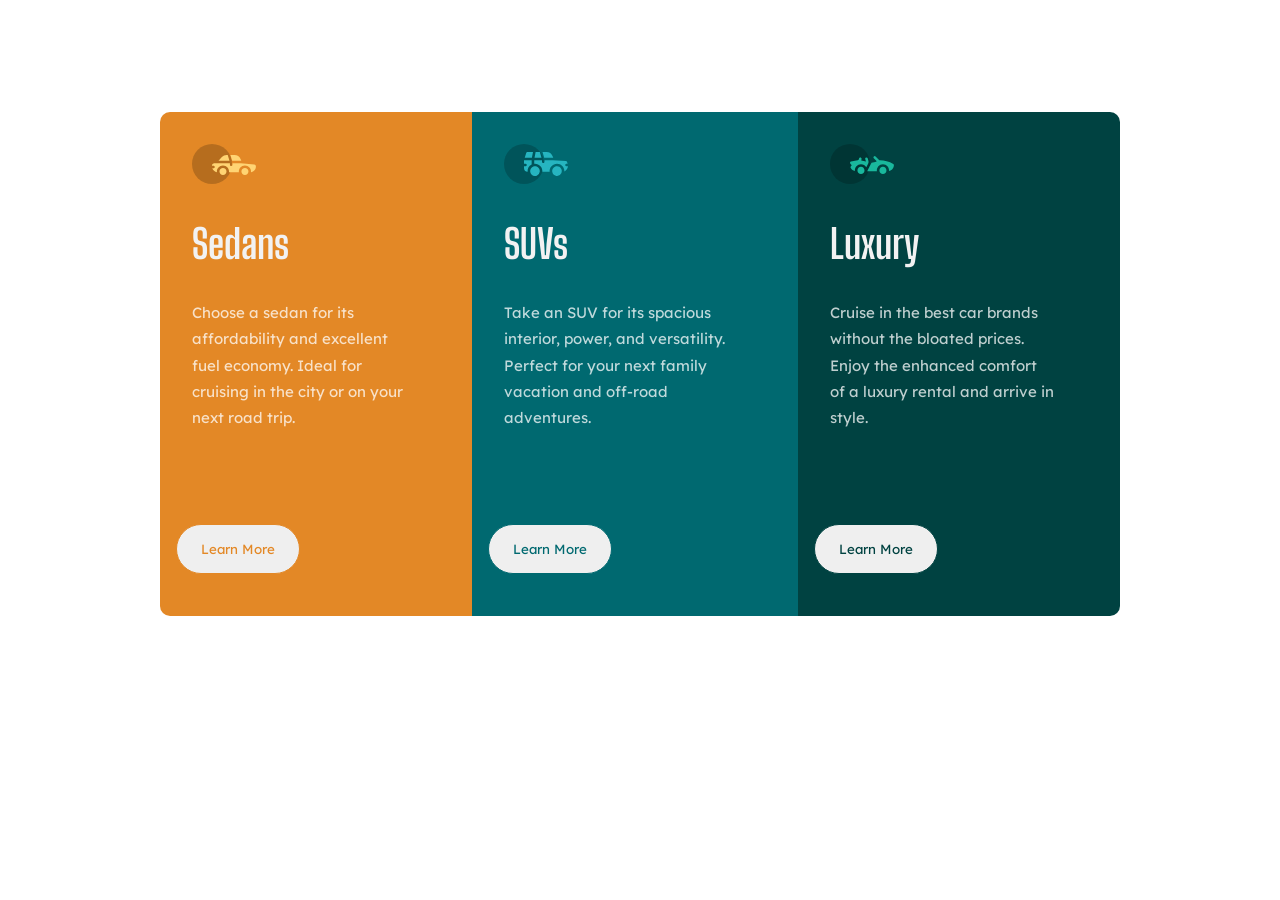
<file: index.html>
<!DOCTYPE html>
<html lang="en">
<head>
  <meta charset="UTF-8">
  <meta name="viewport" content="width=device-width, initial-scale=1.0"> <!-- displays site properly based on user's device -->

  <!-- Vanilla CSS -->
  <link rel="stylesheet" href="/Preview-Card/3-column-preview-card-component-main/style.css">

  <link rel="icon" type="image/png" sizes="32x32" href="./images/favicon-32x32.png">
 
  <title>Frontend Mentor | 3-column preview card component</title>
</head>

<body>
  <div class="container">
    <!-- Card 1 -->
    <div class="card card-1">
      <img src="/Preview-Card/3-column-preview-card-component-main/images/icon-sedans.svg" alt="Sedans" class="icon">
      <h3 class="heading">
        Sedans
      </h3>
      <p class="paragraph">
        Choose a sedan for its affordability and excellent fuel economy. Ideal for cruising in the city or on your next road trip.
      </p>
      <button class="btn btn-1">Learn More</button>
    </div>

    <!-- Card 2 -->
    <div class="card card-2">
      <img src="/Preview-Card/3-column-preview-card-component-main/images/icon-suvs.svg" alt="SUVs" class="icon">
      <h3 class="heading">
        SUVs
      </h3>
      <p class="paragraph">
        Take an SUV for its spacious interior, power, and versatility. Perfect for your next family vacation and off-road adventures.
      </p>
      <button class="btn btn-2">Learn More</button>
    </div>

    <!-- Card 3 -->
    <div class="card card-3">
      <img src="/Preview-Card/3-column-preview-card-component-main/images/icon-luxury.svg" alt="Luxury" class="icon">
      <h3 class="heading">
        Luxury
      </h3>
      <p class="paragraph">
        Cruise in the best car brands without the bloated prices. Enjoy the enhanced comfort of a luxury rental and arrive in style.
      </p>
      <button class="btn btn-3">Learn More</button>
    </div>
  </div>
  
  <!-- Footer -->
  <!-- <div class="attribution">
    Challenge by <a href="https://www.frontendmentor.io?ref=challenge" target="_blank">Frontend Mentor</a>. 
    Coded by <a href="#">Your Name Here</a>.
  </div> -->
</body>
</html>
</file>
<file: Preview-Card/3-column-preview-card-component-main/style.css>
@import url('https://fonts.googleapis.com/css2?family=Big+Shoulders+Display:wght@700&family=Lexend+Deca&display=swap');

:root{
    --bright-orange: hsl(31, 77%, 52%);
    --dark-cyan: hsl(184, 100%, 22%);
    --very-dark-cyan: hsl(179, 100%, 13%);
    --transparent-white: hsla(0, 0%, 100%, 0.75);
    --very-light-gray: hsl(0, 0%, 95%);
}

*{
    margin: 0;
    padding: 0;
    box-sizing: border-box;
}

.container{
    margin: 3rem;
}

.icon{
    margin: 2rem;
}

.heading{
    color: var(--very-light-gray);
    font-family: 'Big Shoulders Display', sans-serif;
    margin-left: 2rem;
    margin-bottom: 1rem;
    font-size: 1.6rem;
}

.paragraph{
    color: var(--transparent-white);
    font-family: 'Lexend Deca', sans-serif;
    font-size: 15px;
    padding-top: 1rem;
    padding-left: 2rem;
    padding-right: 3.5rem;
}

.card-1{
    background-color: var(--bright-orange);
}

.card-2{
    background-color: var(--dark-cyan);
}

.card-3{
    background-color: var(--very-dark-cyan);
}

.btn{
    font-family: 'Lexend Deca', sans-serif;
    padding: 1rem 1.5rem;
    cursor: pointer;
    margin: 2rem;
    border: 1px solid;
    border-radius: 25px;
}

button:hover{
    border: 1px solid;
    border-color: white;
    background-color: transparent;
    color: var(--very-light-gray);
}

.btn-1{
    color: var(--bright-orange);
}

.btn-2{
    color: var(--dark-cyan);
}

.btn-3{
    color: var(--very-dark-cyan);
}

@media (min-width: 750px){
    .container{
        display: flex;
        justify-content: center;
        align-items: center;
        margin: 5rem 5rem 5rem 5rem;
    }
    .paragraph{
        min-height: 276px;
        line-height: 1.75;
    }
    .card{
        min-height: 535px;
    }
    .card-1{
        border-top-left-radius: 10px;
        border-bottom-left-radius: 10px;
    }
    .card-3{
        border-top-right-radius: 10px;
        border-bottom-right-radius: 10px;
    }
    .btn{
        margin: 1.7rem;
    }
}

@media (min-width: 1000px){
    .container{
        min-width: 470px;
        margin: 7rem 10rem 0 10rem;
    }
    .heading{
        font-size: 2.5rem;
    }
    .paragraph{
        min-height: 224px;
        line-height: 1.75;
        padding-right: 4rem;
    }
    .card{
        min-height: 504px;
    }
    .btn{
        margin: 1rem;
    }
}
</file>
